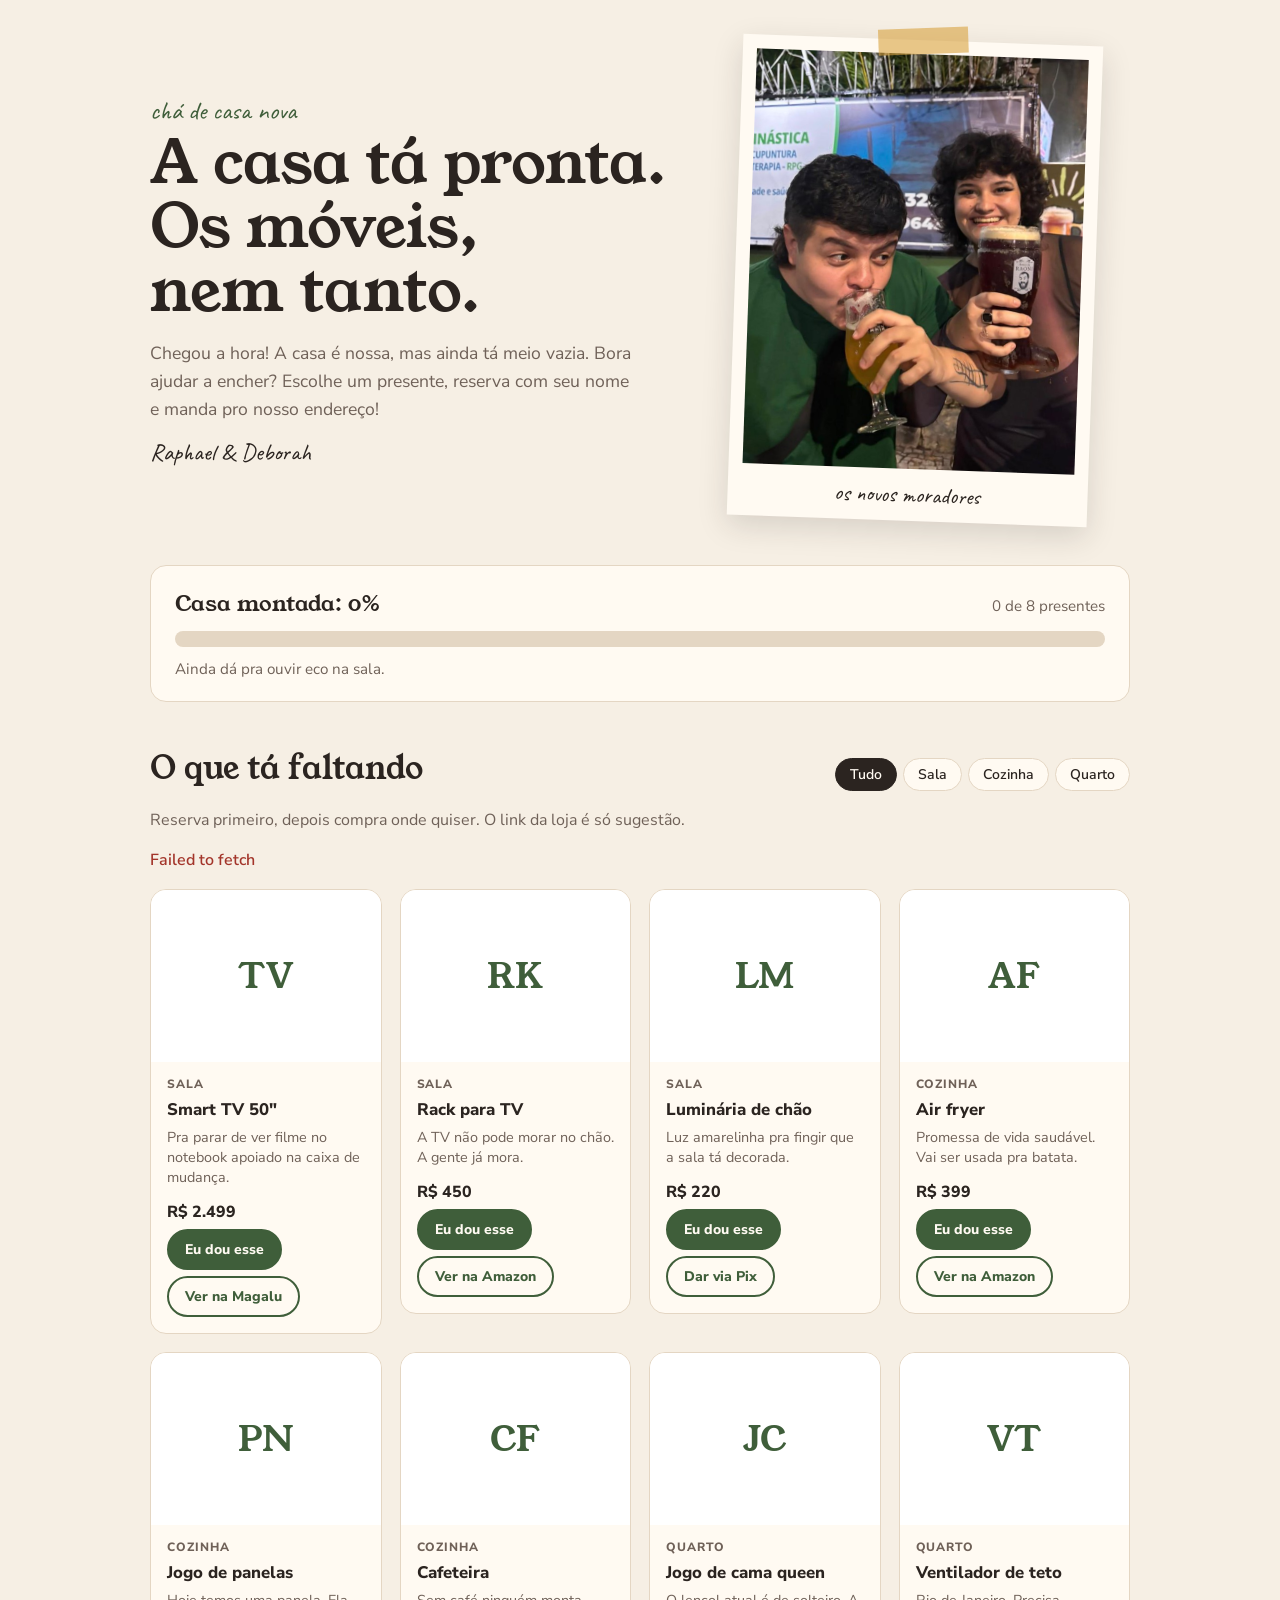
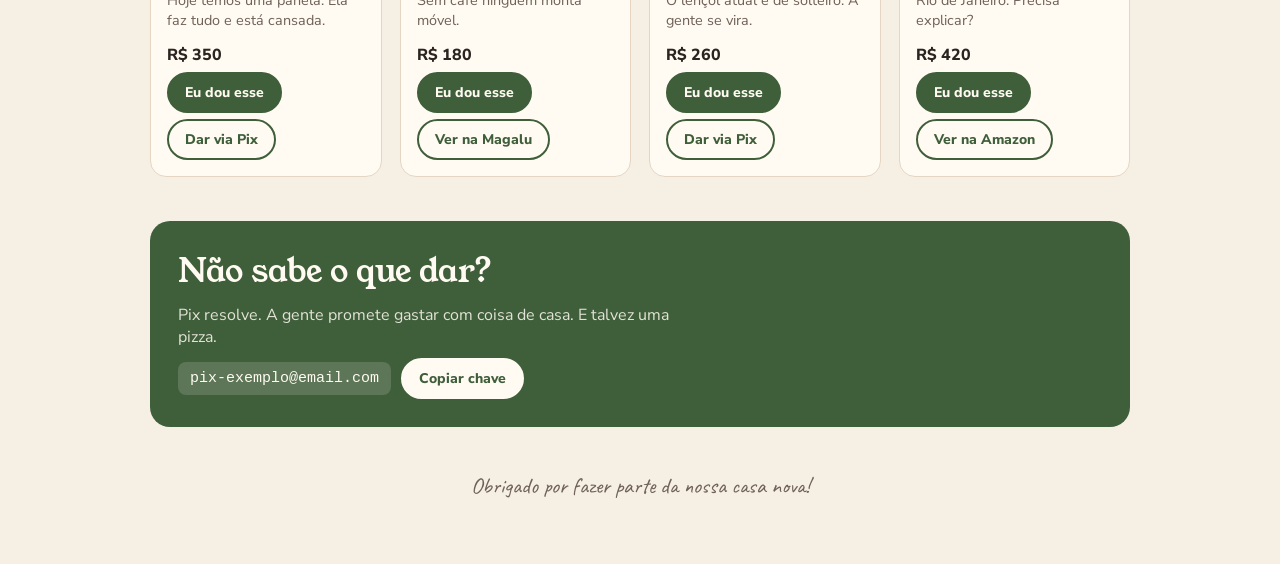
<file: index.html>
<!doctype html>
<html lang="pt-BR">
<head>
<meta charset="utf-8">
<meta name="viewport" content="width=device-width,initial-scale=1">
<title>Casa Nova · Raphael & Deborah</title>
<meta property="og:title" content="Chá de casa nova · Raphael & Deborah">
<meta property="og:description" content="A casa tá pronta. Os móveis, nem tanto.">
<meta property="og:image" content="img/casal.jpg">
<link rel="stylesheet" href="https://fonts.googleapis.com/css2?family=Young+Serif&family=Nunito+Sans:opsz,wght@6..12,400;6..12,600;6..12,800&family=Caveat:wght@600&display=swap">
<link rel="stylesheet" href="style.css">
<script src="config.js"></script>
</head>
<body>
<div class="wrap">
  <div class="demo" id="demo" hidden>MODO TESTE · Supabase não configurado · reservas ficam só neste navegador</div>

  <section class="hero">
    <div>
      <div class="kicker">chá de casa nova</div>
      <h1 id="titulo"></h1>
      <p class="lead" id="mensagem"></p>
      <div class="sign" id="casal"></div>
    </div>
    <figure class="photo">
      <div class="tape"></div>
      <img id="foto" alt="Raphael e Deborah">
      <figcaption id="legenda"></figcaption>
    </figure>
  </section>

  <section class="progress" aria-label="Progresso">
    <div class="progress-top"><b>Casa montada: <span id="pct">0%</span></b><span id="count"></span></div>
    <div class="bar"><i id="fill"></i></div>
    <p class="joke" id="joke"></p>
  </section>

  <section class="list">
    <div class="sec-h"><h2>O que tá faltando</h2><div class="filters" id="filters"></div></div>
    <p class="dica">Reserva primeiro, depois compra onde quiser. O link da loja é só sugestão.</p>
    <p class="erro" id="erro" hidden></p>
    <p class="ok" id="aviso" role="status" hidden></p>
    <div class="grid" id="grid"><p class="muted">Carregando lista…</p></div>
  </section>

  <section class="pix" id="pix">
    <h2>Não sabe o que dar?</h2>
    <p>Pix resolve. A gente promete gastar com coisa de casa. E talvez uma pizza.</p>
    <div class="keyrow"><code id="pixkey"></code><button class="btn" id="copy" type="button">Copiar chave</button></div>
  </section>


  <div class="foot">Obrigado por fazer parte da nossa casa nova!</div>
</div>
<script src="app.js"></script>
</body>
</html>
</file>
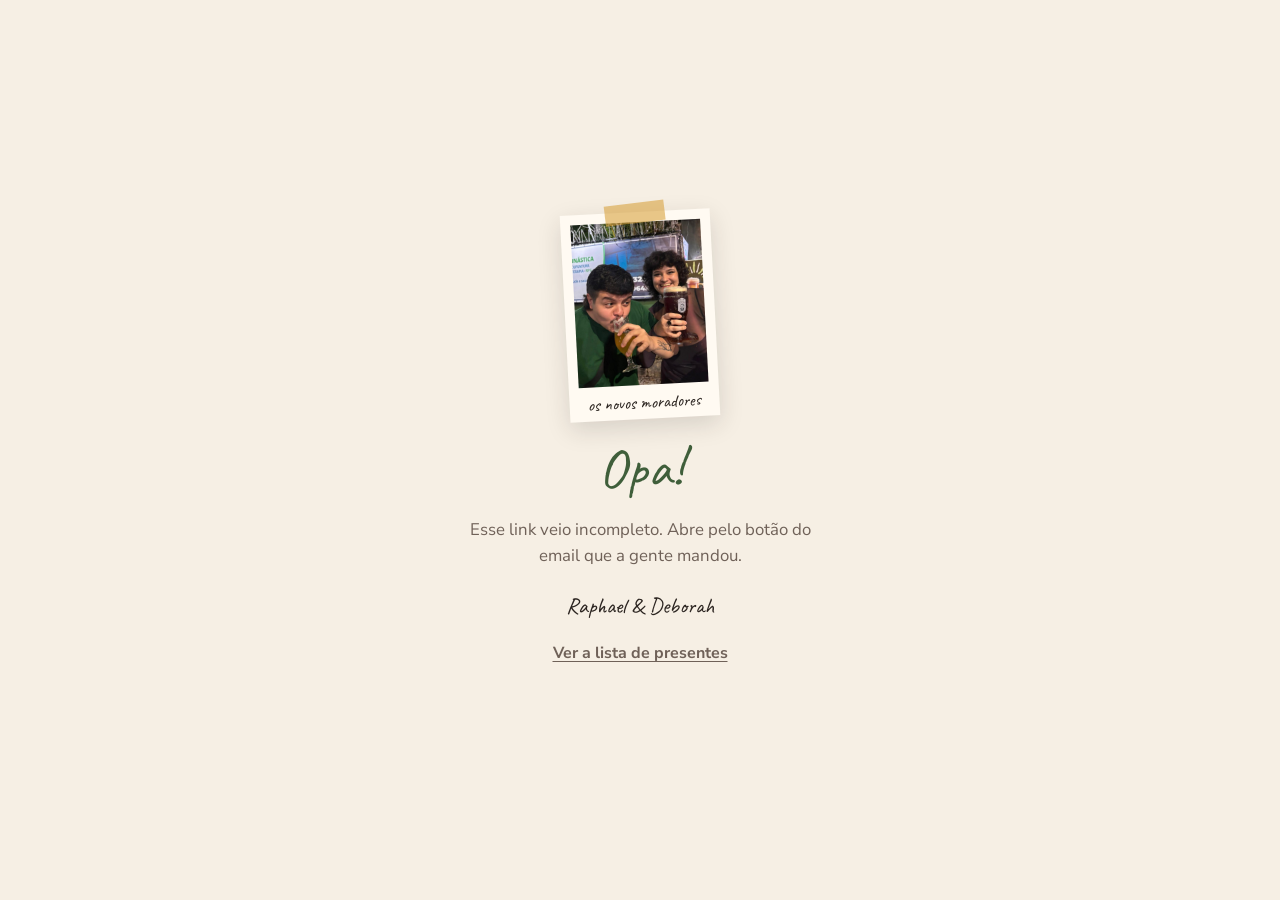
<file: confirmar.html>
<!doctype html>
<html lang="pt-BR">
<head>
<meta charset="utf-8">
<meta name="viewport" content="width=device-width,initial-scale=1">
<meta name="robots" content="noindex">
<title>Sobre o seu presente · Casa Nova</title>
<link rel="stylesheet" href="https://fonts.googleapis.com/css2?family=Young+Serif&family=Nunito+Sans:opsz,wght@6..12,400;6..12,600;6..12,800&family=Caveat:wght@600&display=swap">
<link rel="stylesheet" href="style.css">
<style>
  body{display:grid;place-items:center;min-height:100vh;min-height:100dvh}
  .stage{width:100%;max-width:460px;display:grid;gap:22px;justify-items:center;text-align:center}
  .mini{margin:0;background:var(--surface);padding:10px 10px 34px;box-shadow:0 8px 24px rgba(43,36,32,.15);transform:rotate(-3deg);width:150px;position:relative}
  .mini img{aspect-ratio:4/5;width:100%;object-fit:cover}
  .mini figcaption{position:absolute;bottom:6px;left:0;right:0;font-family:var(--hand);font-size:1.1rem}
  .mini .tape{width:60px;height:20px;top:-9px}
  .hello{font-family:var(--display);font-weight:400;font-size:clamp(2rem,8vw,2.8rem);line-height:1.1;margin:0;text-wrap:balance}
  .sub{margin:0;color:var(--muted);font-size:1.05rem;line-height:1.55;max-width:36ch}
  .gift{width:100%;background:var(--surface);border:1px solid var(--line);border-radius:18px;display:grid;grid-template-columns:96px 1fr;gap:14px;align-items:center;padding:12px;text-align:left}
  .gift .pic{aspect-ratio:1;border-radius:12px;background:#fff;display:grid;place-items:center;font-family:var(--display);font-size:1.6rem;color:var(--accent);overflow:hidden}
  .gift .pic img{width:100%;height:100%;object-fit:contain;padding:8px}
  .gift div:last-child{min-width:0}
  .gift b{display:block;font-size:1.1rem}
  .gift small{color:var(--muted);font-size:.9rem;line-height:1.4;display:block;margin-top:2px}
  .choices{width:100%;display:grid;gap:10px}
  .choices .btn{width:100%;padding:14px 18px;font-size:1rem}
  .big{font-family:var(--hand);font-size:clamp(2.6rem,10vw,3.4rem);color:var(--accent);line-height:1;margin:0;transform:rotate(-2deg)}
  .back{color:var(--muted);font-weight:700;text-decoration:underline;text-underline-offset:3px}
  .sign{font-family:var(--hand);font-size:1.4rem;margin:0}
</style>
<script src="config.js"></script>
</head>
<body>
<main class="stage" id="stage" aria-live="polite">
  <p class="sub">Carregando…</p>
</main>
<script>
// Os botões só agem com clique: antivírus de email que abre o link não confirma nada sozinho.
const C = window.CONFIG;
const link = new URLSearchParams(location.search).get("t") || "";
const stage = document.getElementById("stage");
const headers = { apikey: C.supabaseAnonKey, "Content-Type": "application/json" };
if (C.supabaseAnonKey.startsWith("eyJ")) headers.Authorization = `Bearer ${C.supabaseAnonKey}`;
const rpc = async (fn, body) => {
  const r = await fetch(`${C.supabaseUrl}/rest/v1/rpc/${fn}`, { method: "POST", headers, body: JSON.stringify(body) });
  if (!r.ok) throw new Error();
  return r.json();
};
const el = (tag, cls, text) => { const e = document.createElement(tag); if (cls) e.className = cls; if (text != null) e.textContent = text; return e; };

function polaroid() {
  const f = el("figure", "mini");
  const img = el("img"); img.src = C.foto; img.alt = C.casal;
  f.append(el("div", "tape"), img, el("figcaption", null, C.legenda));
  return f;
}

function presente(r) {
  const item = C.itens.find(i => i.id === r.item_id) || { nome: r.item_nome || "Seu presente" };
  const g = el("div", "gift");
  const pic = el("div", "pic");
  if (item.foto) { const img = el("img"); img.src = item.foto; img.alt = item.nome; pic.append(img); }
  else pic.textContent = item.sigla || item.nome.slice(0, 2).toUpperCase();
  const txt = el("div"); txt.append(el("b", null, item.nome));
  if (item.frase) txt.append(el("small", null, item.frase));
  g.append(pic, txt);
  return g;
}

function final(grande, texto) {
  const voltar = el("a", "back", "Ver a lista de presentes"); voltar.href = "./";
  stage.replaceChildren(polaroid(), el("p", "big", grande), el("p", "sub", texto), el("p", "sign", C.casal), voltar);
}

async function responder(acao, btns) {
  btns.forEach(b => (b.disabled = true));
  try {
    const r = await rpc("responder_link", { p_link: link, p_acao: acao });
    if (r === "confirmado") final("Valeu demais!", "Tá confirmado e marcado certinho no site. Muito obrigado pelo carinho!");
    else if (r === "liberado") final("Tudo certo!", "Liberamos o presente pra outra pessoa. Obrigado por avisar!");
    else final("Ué, sumiu", "Essa reserva não existe mais. Talvez já tenha sido liberada.");
  } catch { btns.forEach(b => (b.disabled = false)); final("Deu ruim aqui", "Não conseguimos registrar. Tenta de novo daqui a pouco."); }
}

(async () => {
  if (!link) return final("Opa!", "Esse link veio incompleto. Abre pelo botão do email que a gente mandou.");
  try {
    const [r] = await rpc("info_link", { p_link: link });
    if (!r) return final("Ué, sumiu", "Essa reserva não existe mais. Talvez já tenha sido liberada.");
    const primeiro = String(r.nome).split(" ")[0];
    if (r.status === "confirmado") return final(`Valeu, ${primeiro}!`, "Esse presente já está confirmado. Tá tudo certo por aqui.");
    const sim = el("button", "btn", "Já comprei!"); sim.type = "button";
    const nao = el("button", "btn ghost", "Desisti, pode liberar"); nao.type = "button";
    sim.onclick = () => responder("comprei", [sim, nao]);
    nao.onclick = () => responder("desisti", [sim, nao]);
    const choices = el("div", "choices"); choices.append(sim, nao);
    stage.replaceChildren(
      polaroid(),
      el("h1", "hello", `Oi, ${primeiro}!`),
      el("p", "sub", "A gente ficou muito feliz com a sua reserva. Só pra organizar a lista: já deu tempo de comprar?"),
      presente(r),
      choices
    );
  } catch { final("Deu ruim aqui", "Não conseguimos carregar. Tenta de novo daqui a pouco."); }
})();
</script>
</body>
</html>
</file>
<file: style.css>
/* Visual "Sala de estar": bege, verde-musgo, mostarda. Tema único claro de propósito. */
:root{
  --bg:#f6efe4; --surface:#fffaf2; --ink:#2b2420; --muted:#6f6158;
  --accent:#3f5e3a; --accent-ink:#fffaf2; --warm:#d9a441; --line:#e4d6c3; --err:#a3352a;
  --display:"Young Serif",Georgia,serif; --body:"Nunito Sans",system-ui,sans-serif; --hand:"Caveat",cursive;
  color-scheme:light;
}
*{box-sizing:border-box}
[hidden]{display:none!important}
body{margin:0;background:var(--bg);color:var(--ink);font-family:var(--body);
  padding-left:max(16px,env(safe-area-inset-left,0px));padding-right:max(16px,env(safe-area-inset-right,0px));padding-block:40px 64px}
img{max-width:100%;display:block}
.wrap{max-width:980px;margin:0 auto;display:flex;flex-direction:column;gap:44px}
.demo{font-size:13px;color:var(--muted);border:1px dashed var(--line);padding:8px 12px;border-radius:8px}

.hero{display:grid;grid-template-columns:minmax(0,1.2fr) minmax(0,1fr);gap:32px;align-items:center}
@media (max-width:720px){.hero{grid-template-columns:1fr}}
.kicker{font-family:var(--hand);font-size:1.6rem;color:var(--accent)}
h1{font-family:var(--display);font-weight:400;font-size:clamp(2.3rem,6vw,3.8rem);line-height:1.05;margin:4px 0 16px;text-wrap:balance}
.lead{font-size:1.1rem;color:var(--muted);max-width:44ch;margin:0;line-height:1.6}
.sign{font-family:var(--hand);font-size:1.5rem;margin-top:14px}

.photo{margin:0;background:var(--surface);padding:14px 14px 52px;box-shadow:0 10px 30px rgba(43,36,32,.15);transform:rotate(2deg);position:relative;max-width:360px;justify-self:center;width:100%}
.photo img{aspect-ratio:4/5;width:100%;object-fit:cover}
.photo figcaption{position:absolute;bottom:12px;left:0;right:0;text-align:center;font-family:var(--hand);font-size:1.4rem}
.tape{position:absolute;top:-12px;left:50%;width:90px;height:26px;background:var(--warm);opacity:.6;transform:translateX(-50%) rotate(-4deg)}

.progress{background:var(--surface);border:1px solid var(--line);border-radius:16px;padding:22px 24px;display:grid;gap:12px}
.progress-top{display:flex;justify-content:space-between;align-items:baseline;gap:12px;flex-wrap:wrap}
.progress-top b{font-family:var(--display);font-weight:400;font-size:1.4rem}
.progress-top > span{color:var(--muted);font-size:.95rem}
.bar{height:16px;border-radius:99px;background:var(--line);overflow:hidden}
.bar i{display:block;height:100%;width:0;background:var(--accent);border-radius:99px;transition:width .5s}
.joke{color:var(--muted);font-size:.95rem;margin:0}

.list{display:grid;gap:18px}
.sec-h{display:flex;justify-content:space-between;align-items:end;gap:12px;flex-wrap:wrap}
.sec-h h2{font-family:var(--display);font-weight:400;font-size:2rem;margin:0}
.filters{display:flex;gap:6px;flex-wrap:wrap}
.filters button{font:600 14px var(--body);border:1px solid var(--line);background:var(--surface);color:var(--ink);border-radius:99px;padding:6px 14px;cursor:pointer}
.filters button[aria-pressed="true"]{background:var(--ink);color:var(--surface);border-color:var(--ink)}
.grid{display:grid;grid-template-columns:repeat(auto-fill,minmax(220px,1fr));gap:18px;align-items:start}
.card{background:var(--surface);border:1px solid var(--line);border-radius:16px;overflow:hidden;display:flex;flex-direction:column}
.thumb{aspect-ratio:4/3;max-width:100%;display:grid;place-items:center;background:#fff;color:var(--accent);font-family:var(--display);font-size:2.2rem}
.thumb img{width:100%;height:100%;object-fit:contain;padding:12px}
.card .body{padding:14px 16px 16px;display:flex;flex-direction:column;gap:6px;flex:1}
.room{font-size:12px;text-transform:uppercase;letter-spacing:.08em;color:var(--muted);font-weight:800}
.card h3{margin:0;font-size:1.05rem;font-weight:800}
.quip{margin:0;color:var(--muted);font-size:.9rem;flex:1}
.row{display:flex;justify-content:space-between;align-items:center;gap:8px;margin-top:8px;flex-wrap:wrap}
.price{font-weight:800;font-variant-numeric:tabular-nums}
.actions{display:flex;gap:6px;flex-wrap:wrap}
.btn{font:800 14px var(--body);border-radius:99px;padding:9px 16px;border:2px solid var(--accent);background:var(--accent);color:var(--accent-ink);cursor:pointer;text-decoration:none;display:inline-block}
.btn.ghost{background:transparent;color:var(--accent)}
.btn:disabled{opacity:.5;cursor:wait}
.btn:focus-visible,.filters button:focus-visible,input:focus-visible{outline:3px solid var(--warm);outline-offset:2px}
.card.taken .thumb{filter:grayscale(1);opacity:.5}
.stamp{font-family:var(--hand);font-size:1.4rem;color:var(--accent);transform:rotate(-4deg)}
.form{display:flex;flex-direction:column;gap:8px;margin-top:8px}
.form input:not([type=checkbox]){width:100%;min-width:0;font:15px var(--body);padding:8px 12px;border:1px solid var(--line);border-radius:99px;background:var(--bg);color:var(--ink)}
.check{display:flex;align-items:center;gap:8px;font-weight:600;font-size:.95rem;cursor:pointer}
.check input{width:18px;height:18px;accent-color:var(--accent)}
.nota{margin:0;font-size:.85rem;color:var(--muted);line-height:1.45}
.dica{margin:0;color:var(--muted)}
.ok{margin:0;background:var(--surface);border:1px solid var(--accent);color:var(--accent);border-radius:12px;padding:10px 14px;font-weight:700}
html{scroll-behavior:smooth}
.erro{color:var(--err);margin:0;font-weight:600}
.muted{color:var(--muted)}

.pix{background:var(--accent);color:var(--accent-ink);border-radius:20px;padding:28px;display:grid;gap:10px}
.pix h2{font-family:var(--display);font-weight:400;font-size:2rem;margin:0}
.pix p{margin:0;opacity:.85;max-width:52ch}
.keyrow{display:flex;gap:10px;flex-wrap:wrap;align-items:center}
.pix code{background:rgba(255,255,255,.15);padding:8px 12px;border-radius:8px;font-size:15px;word-break:break-all;user-select:all}
.pix .btn{background:var(--accent-ink);color:var(--accent);border-color:var(--accent-ink)}
.addr{background:var(--surface);border:1px solid var(--line);border-radius:16px;padding:18px 22px}
.addr b{display:block;font-family:var(--display);font-weight:400;font-size:1.3rem;margin-bottom:4px}
.foot{text-align:center;color:var(--muted);font-family:var(--hand);font-size:1.4rem}
@media (prefers-reduced-motion:reduce){*{transition:none!important}}
</file>
